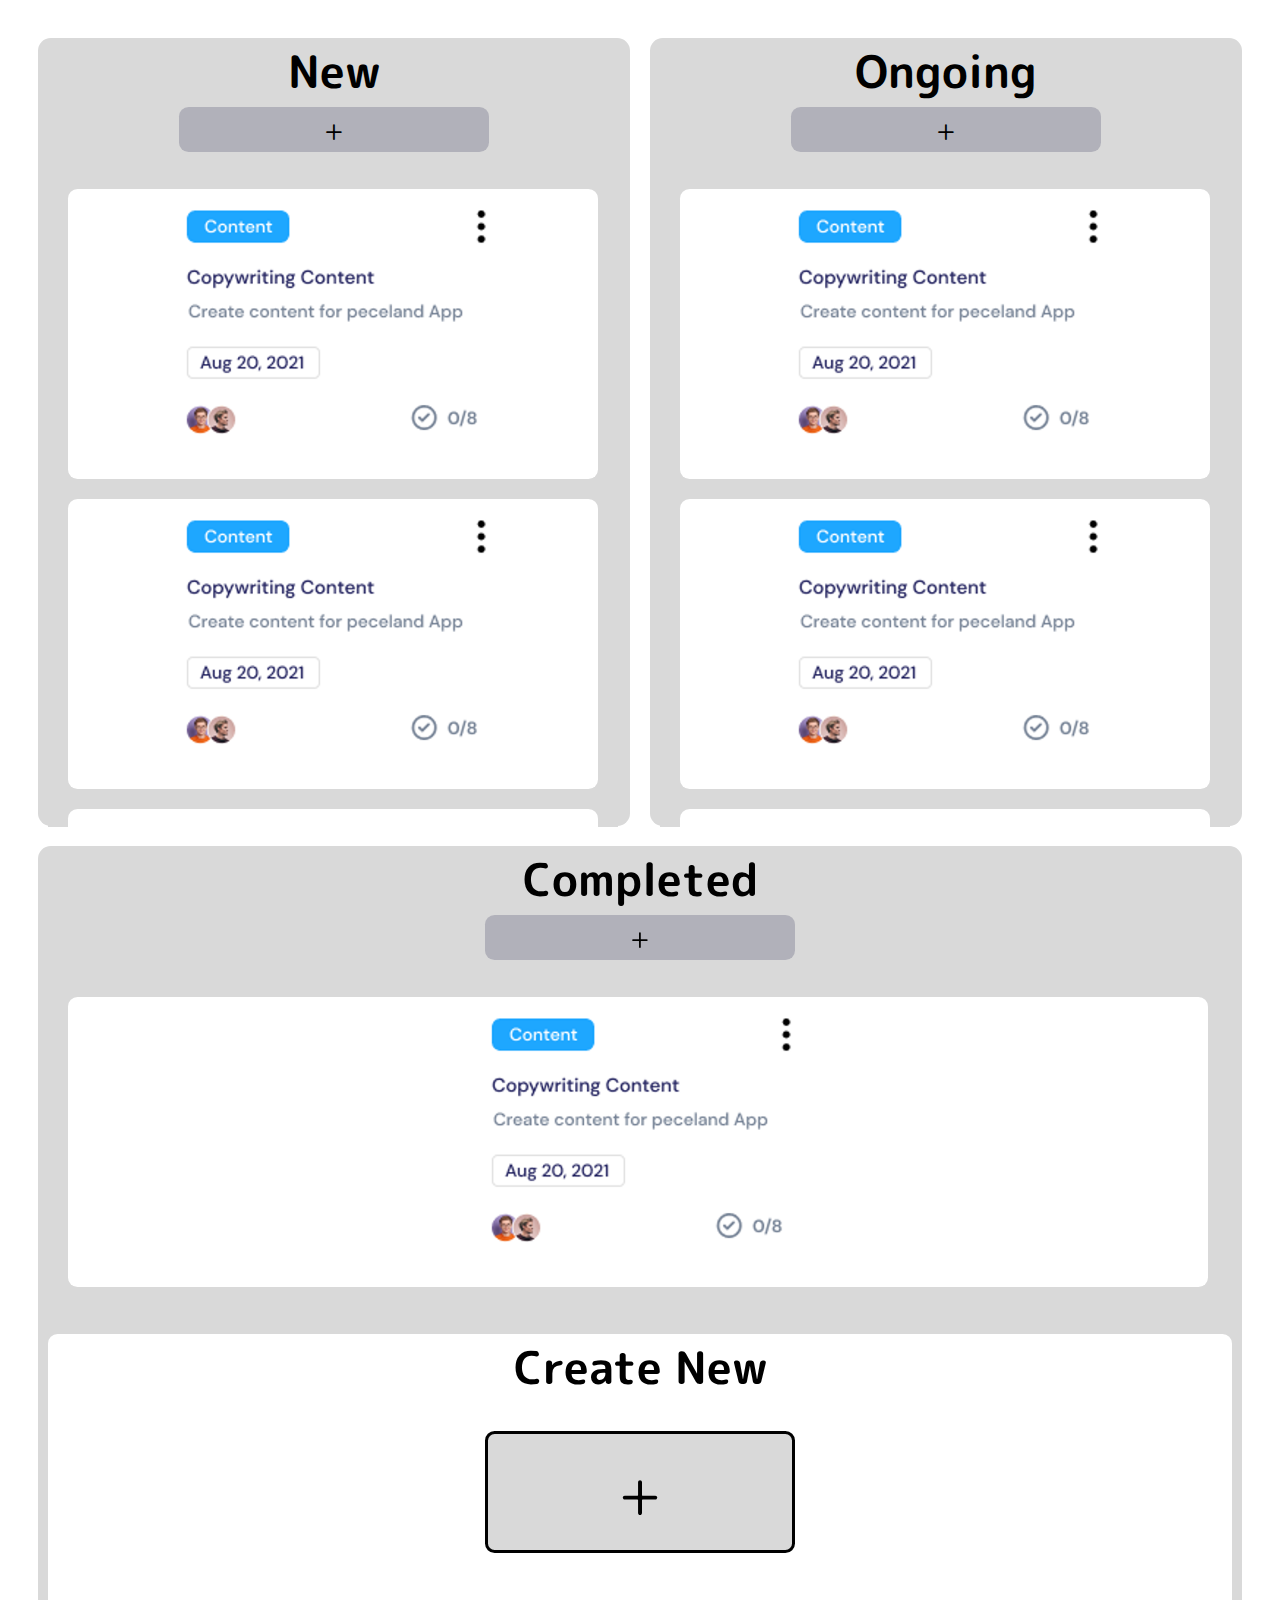
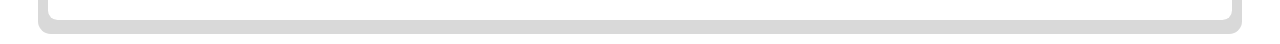
<file: index.html>
<html lang="en">
  <head>
    <meta charset="UTF-8" />
    <meta http-equiv="X-UA-Compatible" content="IE=edge" />
    <meta name="viewport" content="width=device-width, initial-scale=1.0" />
    <title>Document</title>
    <link rel="preconnect" href="https://fonts.googleapis.com" />
    <link rel="preconnect" href="https://fonts.gstatic.com" crossorigin />
    <link
      href="https://fonts.googleapis.com/css2?family=M+PLUS+Rounded+1c:wght@300&display=swap"
      rel="stylesheet"
    />
    <link rel="stylesheet" href="projects.css" />
  </head>
  <body>
    <div class="flex-container">
      <div class="second-container">
        <div class="flex-item-left">
          <div class="container">
            <h2>New</h2>
            <button>+</button>
            <div class="scroller">
              <div class="project-items"><img src="img.png" alt="" /></div>
              <div class="project-items"><img src="img.png" alt="" /></div>
              <div class="project-items"><img src="img.png" alt="" /></div>
              <div class="project-items"><img src="img.png" alt="" /></div>
              <div class="project-items"><img src="img.png" alt="" /></div>
              <div class="project-items"><img src="img.png" alt="" /></div>
            </div>
          </div>
        </div>
        <div class="flex-item-right">
          <div class="container">
            <h2>Ongoing</h2>
            <button>+</button>
            <div class="scroller">
              <div class="project-items"><img src="img.png" alt="" /></div>
              <div class="project-items"><img src="img.png" alt="" /></div>
              <div class="project-items"><img src="img.png" alt="" /></div>
              <div class="project-items"><img src="img.png" alt="" /></div>
              <div class="project-items"><img src="img.png" alt="" /></div>
            </div>
          </div>
        </div>
      </div>
      <div class="flex-item-left">
        <div class="container">
          <h2>Completed</h2>
          <button>+</button>
          <div class="scroller-1">
            <div class="project-items"><img src="img.png" alt="" /></div>
            <div class="project-items"><img src="img.png" alt="" /></div>
            <div class="project-items"><img src="img.png" alt="" /></div>
            <div class="project-items"><img src="img.png" alt="" /></div>
          </div>

          

          <div class="create-button">
            <h2>Create New</h2>
            <button>+</button>
          </div>
        </div>
      </div>
    </div>
  </body>
</html>
</file>
<file: projects.css>
* {
  box-sizing: border-box;
  font-family: 'M PLUS Rounded 1c', sans-serif; 
}
.flex-container {
  padding: 20px;
  display: flex;
  flex-direction: row;
  padding: 20px;
  height: 100vh;
  font-size: 30px;
  text-align: center;
}
.second-container{
  display: flex;
  flex-direction: row;
  text-align:center;
}
.container {
  padding: 10px;
  border-radius: 0.8rem;
  height: 788px;
  background: #d9d9d9;
  text-align: center;
}
.container > h2 {
  margin-top: -29px;
  padding: 19px;
}
.flex-item-left {
  padding: 10px;
  flex: 50%;
}
.flex-item-right {
  padding: 10px;
  flex: 50%;
}
button {
  background-color: #b1b1ba;
  width: 310px;
  border: none;
  border-radius: 0.6rem;
  font-size: 27px;
  margin-top: -53px;
  height: 45px;
}
button:hover {
  border: 3px solid black;
}
.scroller {
  height: 658px;
  padding: 20px;
  width: 99.7%;
  overflow: scroll;
  overflow-x: hidden;
  background-color: #d9d9d9;
  flex-direction: row;
  margin-top: 9px;
}
.scroller-1 {
  height: 319px;
  padding: 20px;
  width: 99.7%;
  overflow: scroll;
  overflow-x: hidden;
  background-color: #d9d9d9;
  flex-direction: row;
  margin-top: 9px;
}
.project-items {
  padding: 13px;
  flex: 50%;
  margin-bottom: 20px;
  background-color: #fff;
  height: 290px;
  border-radius: 0.6rem;
}
.project-items:hover {
  box-shadow: 0 4px 8px 0 rgba(0, 0, 0, 0.2), 0 6px 20px 0 rgba(0, 0, 0, 0.19);
}
img {
  height: 241px;
}
.create-button {
  height: 286px;
  /* width: 353px; */
  border-radius: 0.6rem;
  background: white;
  text-align: center;
}
.create-button > button {
  background-color: #d9d9d9;
  margin-top: -6px;
  font-size: 60px;
  height: 122px;
  border: 3px solid black;
}
.create-button>button:hover{
  border: 6px dotted black;
  font-size: 80px;
}
@media (max-width: 1410px) {
  .flex-container {
    flex-direction: column;
  }
}
@media (max-width: 460px) {
  button {
    width: 80%;
  }
}

@media (max-width: 530px) {
  .product-items {
    width: 100%;
  }
  img {
    width: 100%;
  }
}

@media(max-width:968px){
  .second-container{
    flex-direction: column;
  }
}
@media (max-width: 1410px) {
  .flex-container {
    flex-direction: column;
  }
}
@media (max-width: 460px) {
  button {
    width: 80%;
  }
}

@media (max-width: 530px) {
  .product-items {
    width: 100%;
  }
  img {
    width: 100%;
  }
}

@media(max-width:968px){
  .second-container{
    flex-direction: column;
  }
}
</file>
